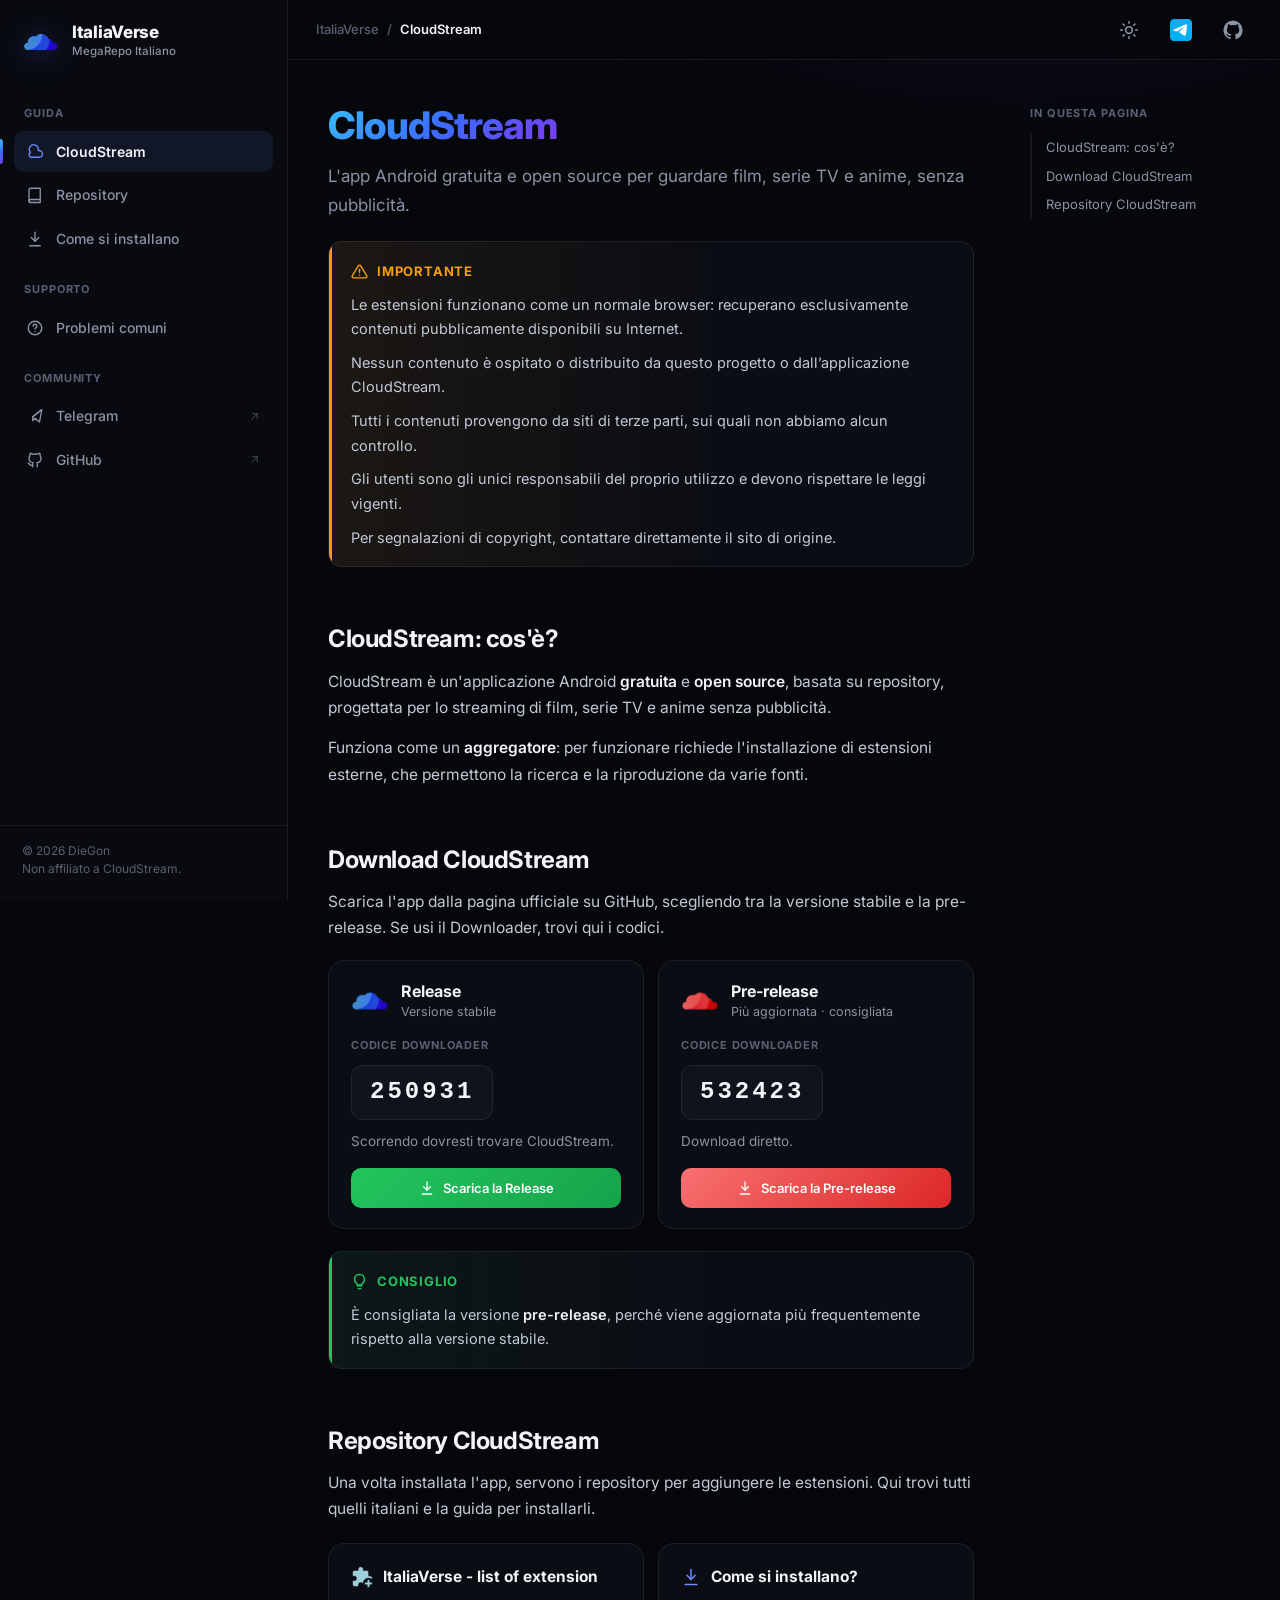
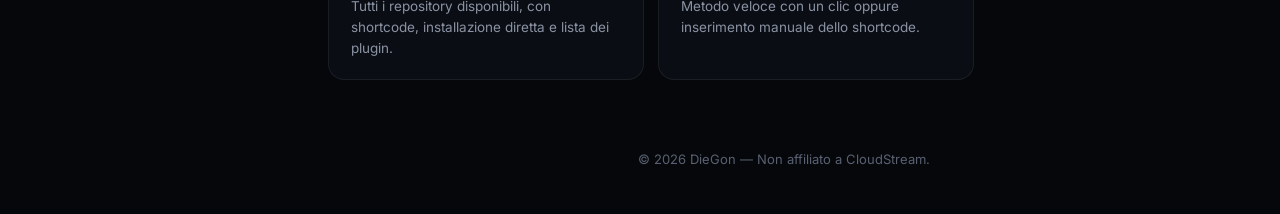
<file: site/index.html>
<!DOCTYPE html>
<html lang="it" data-theme="dark">
<head>
<meta charset="UTF-8">
<meta name="viewport" content="width=device-width, initial-scale=1.0">
<title>CloudStream — ItaliaVerse</title>
<meta name="description" content="CloudStream: cos’è, come scaricarlo e dove trovare i repository italiani.">
<link rel="icon" href="img/italiaverse.png">
<script>try{var t=localStorage.getItem("theme");document.documentElement.setAttribute("data-theme",t==="light"?"light":"dark")}catch(e){document.documentElement.setAttribute("data-theme","dark")}</script>
<link rel="preconnect" href="https://fonts.googleapis.com">
<link href="https://fonts.googleapis.com/css2?family=Inter:wght@400;500;600;700;800&display=swap" rel="stylesheet">
<link rel="stylesheet" href="assets/style.css">
</head>
<body data-no-pager>
<div class="layout">
    <div class="main">
        <header class="topbar" id="topbar"></header>
        <div class="page">
            <article class="doc">
                <h1><span class="grad">CloudStream</span></h1>
                <p class="lead">L'app Android gratuita e open source per guardare film, serie TV e anime, senza pubblicità.</p>

                <div class="callout warn">
                    <div class="ct"><svg viewBox="0 0 24 24"><path d="M10.3 3.9 1.8 18a2 2 0 0 0 1.7 3h17a2 2 0 0 0 1.7-3L13.7 3.9a2 2 0 0 0-3.4 0z"/><path d="M12 9v4"/><path d="M12 17h.01"/></svg>Importante</div>
                    <p>Le estensioni funzionano come un normale browser: recuperano esclusivamente contenuti pubblicamente disponibili su Internet.</p>
                    <p>Nessun contenuto è ospitato o distribuito da questo progetto o dall’applicazione CloudStream.</p>
                    <p>Tutti i contenuti provengono da siti di terze parti, sui quali non abbiamo alcun controllo.</p>
                    <p>Gli utenti sono gli unici responsabili del proprio utilizzo e devono rispettare le leggi vigenti.</p>
                    <p>Per segnalazioni di copyright, contattare direttamente il sito di origine.</p>
                </div>

                <h2>CloudStream: cos'è?</h2>
                <p>CloudStream è un'applicazione Android <strong>gratuita</strong> e <strong>open source</strong>, basata su repository, progettata per lo streaming di film, serie TV e anime senza pubblicità.</p>
                <p>Funziona come un <strong>aggregatore</strong>: per funzionare richiede l'installazione di estensioni esterne, che permettono la ricerca e la riproduzione da varie fonti.</p>

                <h2>Download CloudStream</h2>
                <p>Scarica l'app dalla pagina ufficiale su GitHub, scegliendo tra la versione stabile e la pre-release. Se usi il Downloader, trovi qui i codici.</p>
                <div class="dl">
                    <div class="box">
                        <div class="top"><img src="img/stable.png" alt=""><div><b>Release</b><small>Versione stabile</small></div></div>
                        <div class="label">Codice Downloader</div>
                        <span class="code code-big">250931</span>
                        <p>Scorrendo dovresti trovare CloudStream.</p>
                        <a class="btn stable" href="https://github.com/recloudstream/cloudstream/releases/latest" target="_blank" rel="noopener"><svg viewBox="0 0 24 24"><path d="M12 3v12"/><path d="m7 10 5 5 5-5"/><path d="M5 21h14"/></svg>Scarica la Release</a>
                    </div>
                    <div class="box">
                        <div class="top"><img src="img/pre.png" alt=""><div><b>Pre-release</b><small>Più aggiornata · consigliata</small></div></div>
                        <div class="label">Codice Downloader</div>
                        <span class="code code-big">532423</span>
                        <p>Download diretto.</p>
                        <a class="btn pre" href="https://github.com/recloudstream/cloudstream/releases/pre-release" target="_blank" rel="noopener"><svg viewBox="0 0 24 24"><path d="M12 3v12"/><path d="m7 10 5 5 5-5"/><path d="M5 21h14"/></svg>Scarica la Pre-release</a>
                    </div>
                </div>

                <div class="callout tip">
                    <div class="ct"><svg viewBox="0 0 24 24"><path d="M9 18h6"/><path d="M10 22h4"/><path d="M12 2a7 7 0 0 0-4 12.7c.6.5 1 1.3 1 2.3h6c0-1 .4-1.8 1-2.3A7 7 0 0 0 12 2z"/></svg>Consiglio</div>
                    <p>È consigliata la versione <strong>pre-release</strong>, perché viene aggiornata più frequentemente rispetto alla versione stabile.</p>
                </div>

                <h2>Repository CloudStream</h2>
                <p>Una volta installata l'app, servono i repository per aggiungere le estensioni. Qui trovi tutti quelli italiani e la guida per installarli.</p>
                <div class="cards">
                    <a class="card-link" href="repository.html"><b><img class="ico" src="img/plugin.png" alt="">ItaliaVerse - list of extension</b><span>Tutti i repository disponibili, con shortcode, installazione diretta e lista dei plugin.</span></a>
                    <a class="card-link" href="installazione.html"><b><svg viewBox="0 0 24 24"><path d="M12 3v12"/><path d="m7 10 5 5 5-5"/><path d="M5 21h14"/></svg>Come si installano?</b><span>Metodo veloce con un clic oppure inserimento manuale dello shortcode.</span></a>
                </div>
                <div class="pager" id="pager"></div>
            </article>
            <aside class="toc" id="toc"></aside>
        </div>
        <footer class="footer" id="footer"></footer>
    </div>
</div>
<script src="assets/app.js"></script>
</body>
</html>
</file>
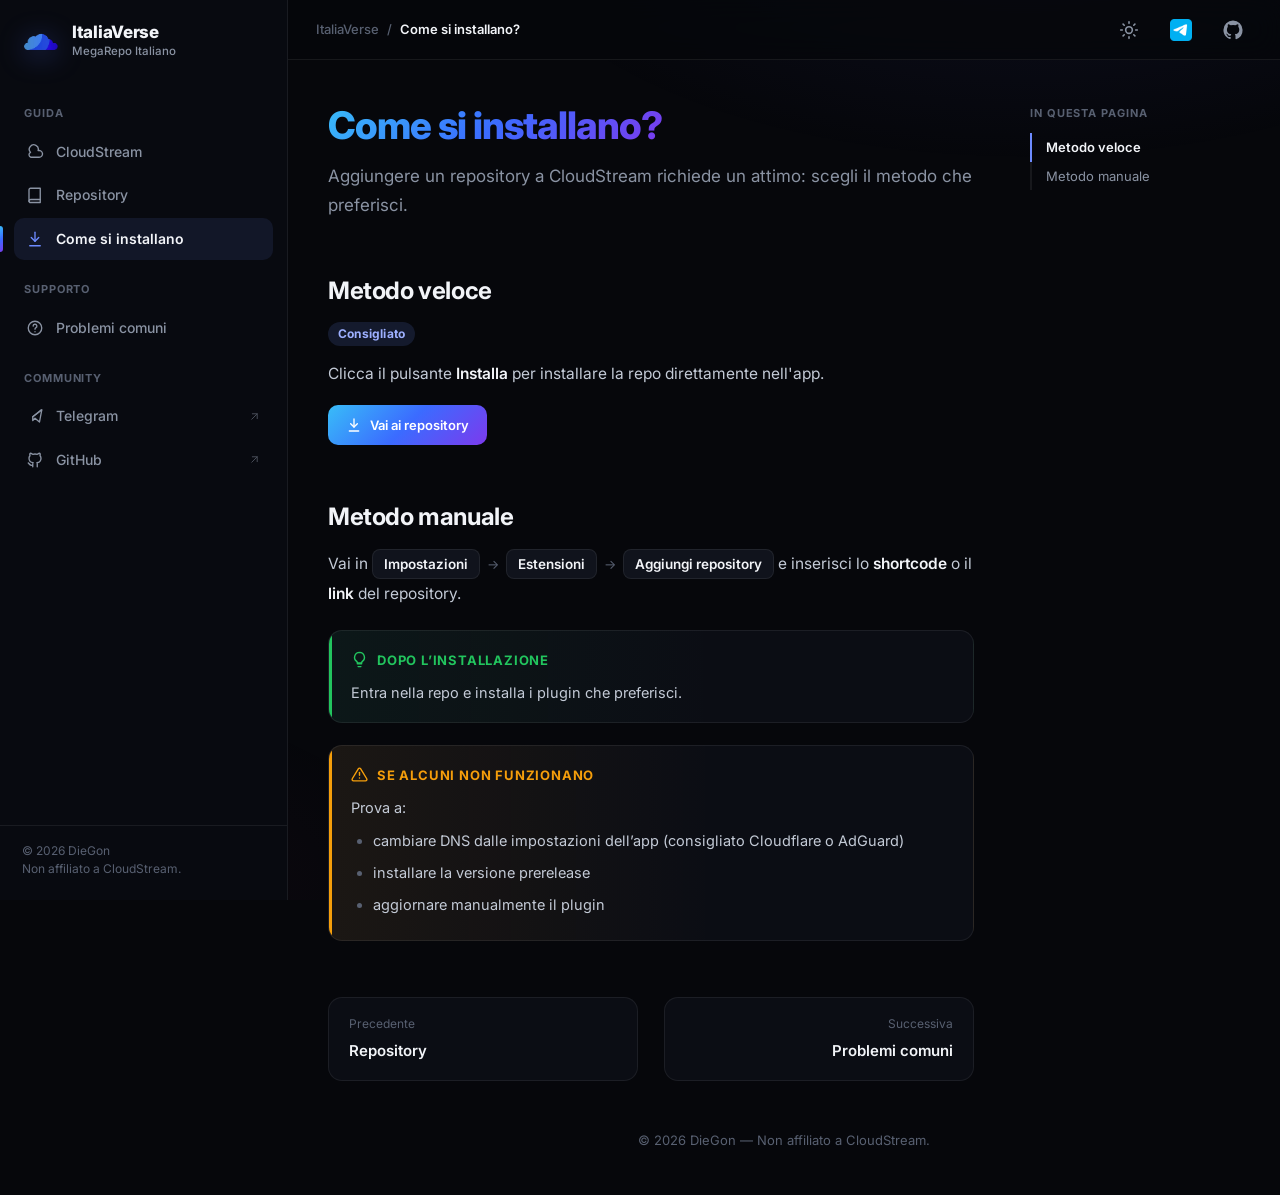
<file: site/installazione.html>
<!DOCTYPE html>
<html lang="it" data-theme="dark">
<head>
<meta charset="UTF-8">
<meta name="viewport" content="width=device-width, initial-scale=1.0">
<title>Come si installano — ItaliaVerse</title>
<meta name="description" content="Come installare un repository in CloudStream: metodo veloce e manuale.">
<link rel="icon" href="img/italiaverse.png">
<script>try{var t=localStorage.getItem("theme");document.documentElement.setAttribute("data-theme",t==="light"?"light":"dark")}catch(e){document.documentElement.setAttribute("data-theme","dark")}</script>
<link rel="preconnect" href="https://fonts.googleapis.com">
<link href="https://fonts.googleapis.com/css2?family=Inter:wght@400;500;600;700;800&display=swap" rel="stylesheet">
<link rel="stylesheet" href="assets/style.css">
</head>
<body>
<div class="layout">
    <div class="main">
        <header class="topbar" id="topbar"></header>
        <div class="page">
            <article class="doc">
                <h1><span class="grad">Come si installano?</span></h1>
                <p class="lead">Aggiungere un repository a CloudStream richiede un attimo: scegli il metodo che preferisci.</p>

                <h2>Metodo veloce</h2>
                <p><span class="badge step">Consigliato</span></p>
                <p>Clicca il pulsante <strong>Installa</strong> per installare la repo direttamente nell'app.</p>
                <div class="btn-row"><a class="btn primary" href="repository.html"><svg viewBox="0 0 24 24"><path d="M12 3v12"/><path d="m7 10 5 5 5-5"/><path d="M5 21h14"/></svg>Vai ai repository</a></div>

                <h2>Metodo manuale</h2>
                <p>Vai in <span class="path"><span>Impostazioni</span><i>→</i><span>Estensioni</span><i>→</i><span>Aggiungi repository</span></span> e inserisci lo <strong>shortcode</strong> o il <strong>link</strong> del repository.</p>

                <div class="callout tip">
                    <div class="ct"><svg viewBox="0 0 24 24"><path d="M9 18h6"/><path d="M10 22h4"/><path d="M12 2a7 7 0 0 0-4 12.7c.6.5 1 1.3 1 2.3h6c0-1 .4-1.8 1-2.3A7 7 0 0 0 12 2z"/></svg>Dopo l’installazione</div>
                    <p>Entra nella repo e installa i plugin che preferisci.</p>
                </div>

                <div class="callout warn">
                    <div class="ct"><svg viewBox="0 0 24 24"><path d="M10.3 3.9 1.8 18a2 2 0 0 0 1.7 3h17a2 2 0 0 0 1.7-3L13.7 3.9a2 2 0 0 0-3.4 0z"/><path d="M12 9v4"/><path d="M12 17h.01"/></svg>Se alcuni non funzionano</div>
                    <p>Prova a:</p>
                    <ul>
                        <li>cambiare DNS dalle impostazioni dell’app (consigliato Cloudflare o AdGuard)</li>
                        <li>installare la versione prerelease</li>
                        <li>aggiornare manualmente il plugin</li>
                    </ul>
                </div>
                <div class="pager" id="pager"></div>
            </article>
            <aside class="toc" id="toc"></aside>
        </div>
        <footer class="footer" id="footer"></footer>
    </div>
</div>
<script src="assets/app.js"></script>
</body>
</html>
</file>
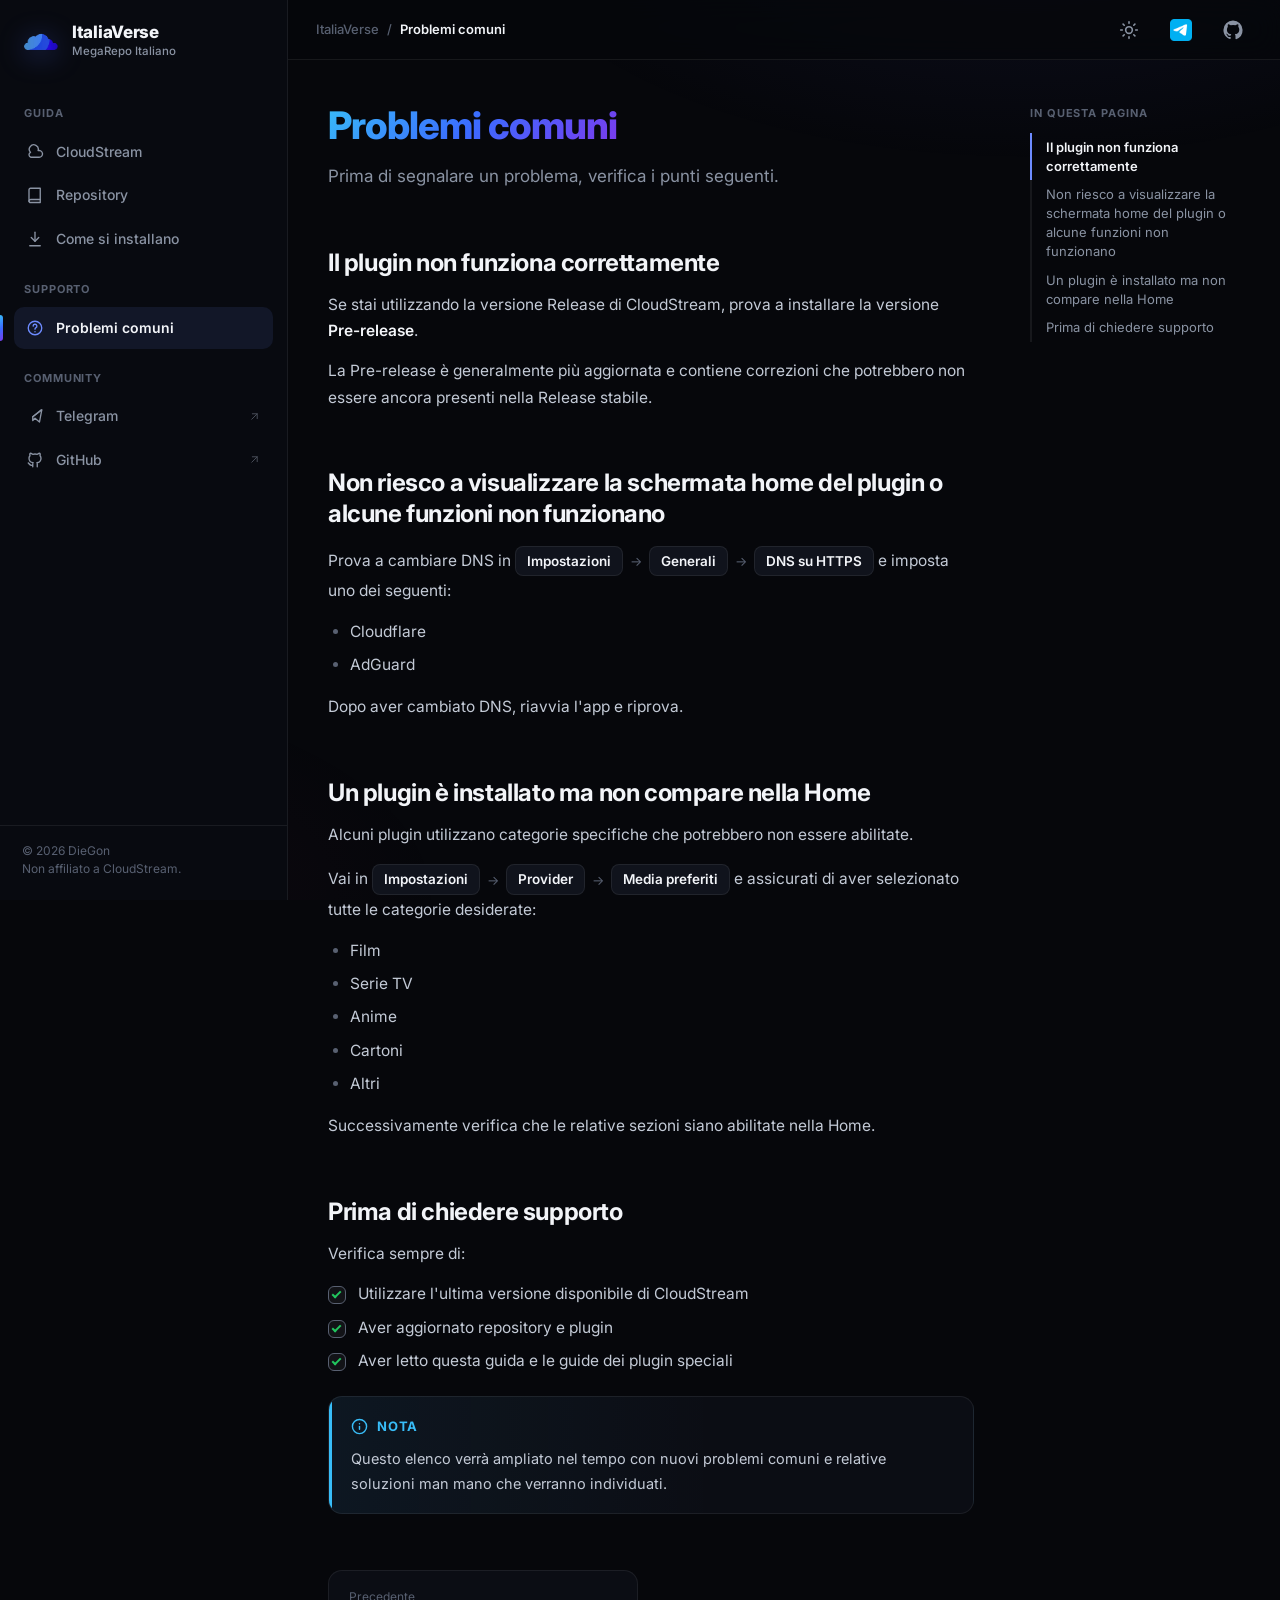
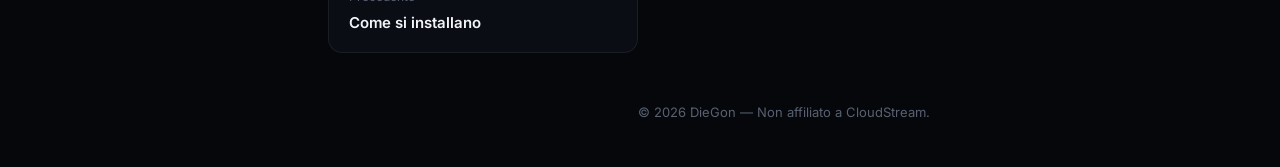
<file: site/problemi.html>
<!DOCTYPE html>
<html lang="it" data-theme="dark">
<head>
<meta charset="UTF-8">
<meta name="viewport" content="width=device-width, initial-scale=1.0">
<title>Problemi comuni — ItaliaVerse</title>
<meta name="description" content="Soluzioni ai problemi più comuni con CloudStream e i suoi plugin.">
<link rel="icon" href="img/italiaverse.png">
<script>try{var t=localStorage.getItem("theme");document.documentElement.setAttribute("data-theme",t==="light"?"light":"dark")}catch(e){document.documentElement.setAttribute("data-theme","dark")}</script>
<link rel="preconnect" href="https://fonts.googleapis.com">
<link href="https://fonts.googleapis.com/css2?family=Inter:wght@400;500;600;700;800&display=swap" rel="stylesheet">
<link rel="stylesheet" href="assets/style.css">
</head>
<body>
<div class="layout">
    <div class="main">
        <header class="topbar" id="topbar"></header>
        <div class="page">
            <article class="doc">
                <h1><span class="grad">Problemi comuni</span></h1>
                <p class="lead">Prima di segnalare un problema, verifica i punti seguenti.</p>

                <h2>Il plugin non funziona correttamente</h2>
                <p>Se stai utilizzando la versione Release di CloudStream, prova a installare la versione <strong>Pre-release</strong>.</p>
                <p>La Pre-release è generalmente più aggiornata e contiene correzioni che potrebbero non essere ancora presenti nella Release stabile.</p>

                <h2>Non riesco a visualizzare la schermata home del plugin o alcune funzioni non funzionano</h2>
                <p>Prova a cambiare DNS in <span class="path"><span>Impostazioni</span><i>→</i><span>Generali</span><i>→</i><span>DNS su HTTPS</span></span> e imposta uno dei seguenti:</p>
                <ul>
                    <li>Cloudflare</li>
                    <li>AdGuard</li>
                </ul>
                <p>Dopo aver cambiato DNS, riavvia l'app e riprova.</p>

                <h2>Un plugin è installato ma non compare nella Home</h2>
                <p>Alcuni plugin utilizzano categorie specifiche che potrebbero non essere abilitate.</p>
                <p>Vai in <span class="path"><span>Impostazioni</span><i>→</i><span>Provider</span><i>→</i><span>Media preferiti</span></span> e assicurati di aver selezionato tutte le categorie desiderate:</p>
                <ul>
                    <li>Film</li>
                    <li>Serie TV</li>
                    <li>Anime</li>
                    <li>Cartoni</li>
                    <li>Altri</li>
                </ul>
                <p>Successivamente verifica che le relative sezioni siano abilitate nella Home.</p>

                <h2>Prima di chiedere supporto</h2>
                <p>Verifica sempre di:</p>
                <ul class="checks">
                    <li>Utilizzare l'ultima versione disponibile di CloudStream</li>
                    <li>Aver aggiornato repository e plugin</li>
                    <li>Aver letto questa guida e le guide dei plugin speciali</li>
                </ul>

                <div class="callout info">
                    <div class="ct"><svg viewBox="0 0 24 24"><circle cx="12" cy="12" r="10"/><path d="M12 16v-4"/><path d="M12 8h.01"/></svg>Nota</div>
                    <p>Questo elenco verrà ampliato nel tempo con nuovi problemi comuni e relative soluzioni man mano che verranno individuati.</p>
                </div>
                <div class="pager" id="pager"></div>
            </article>
            <aside class="toc" id="toc"></aside>
        </div>
        <footer class="footer" id="footer"></footer>
    </div>
</div>
<script src="assets/app.js"></script>
</body>
</html>
</file>
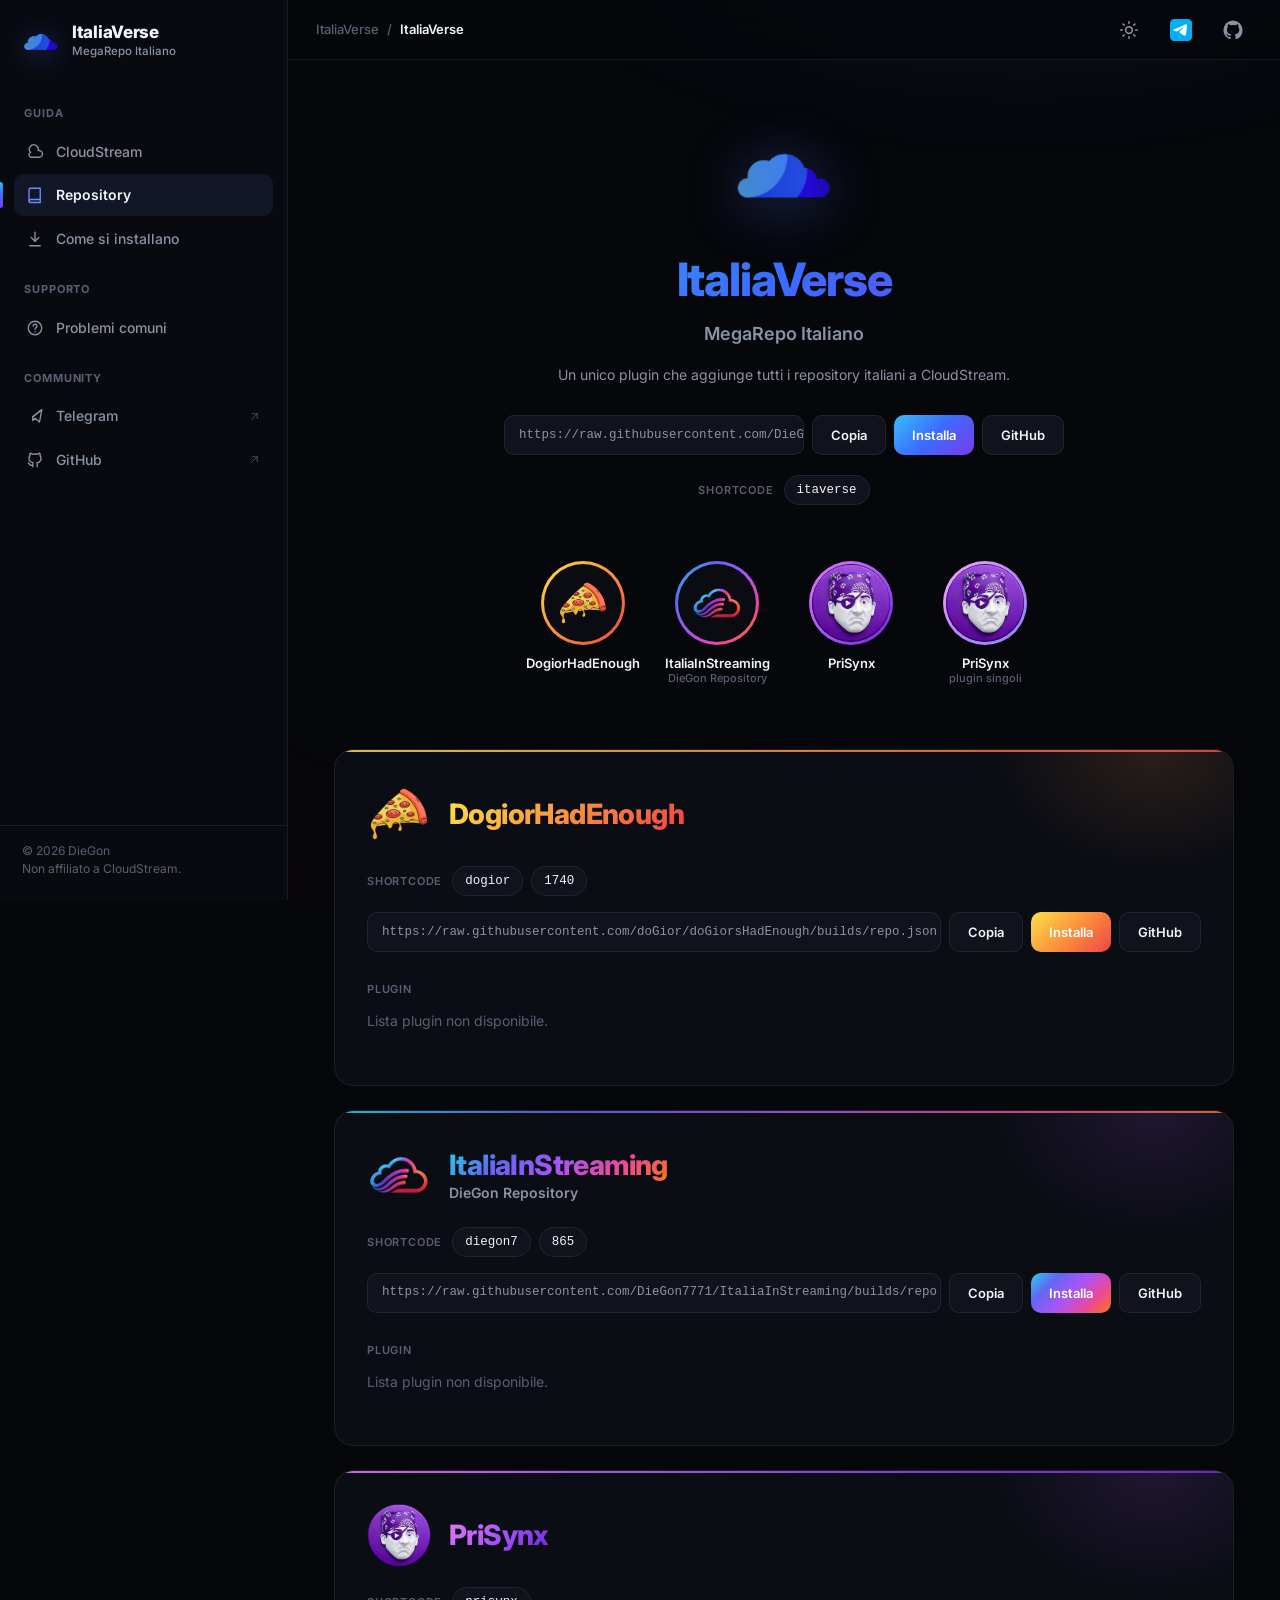
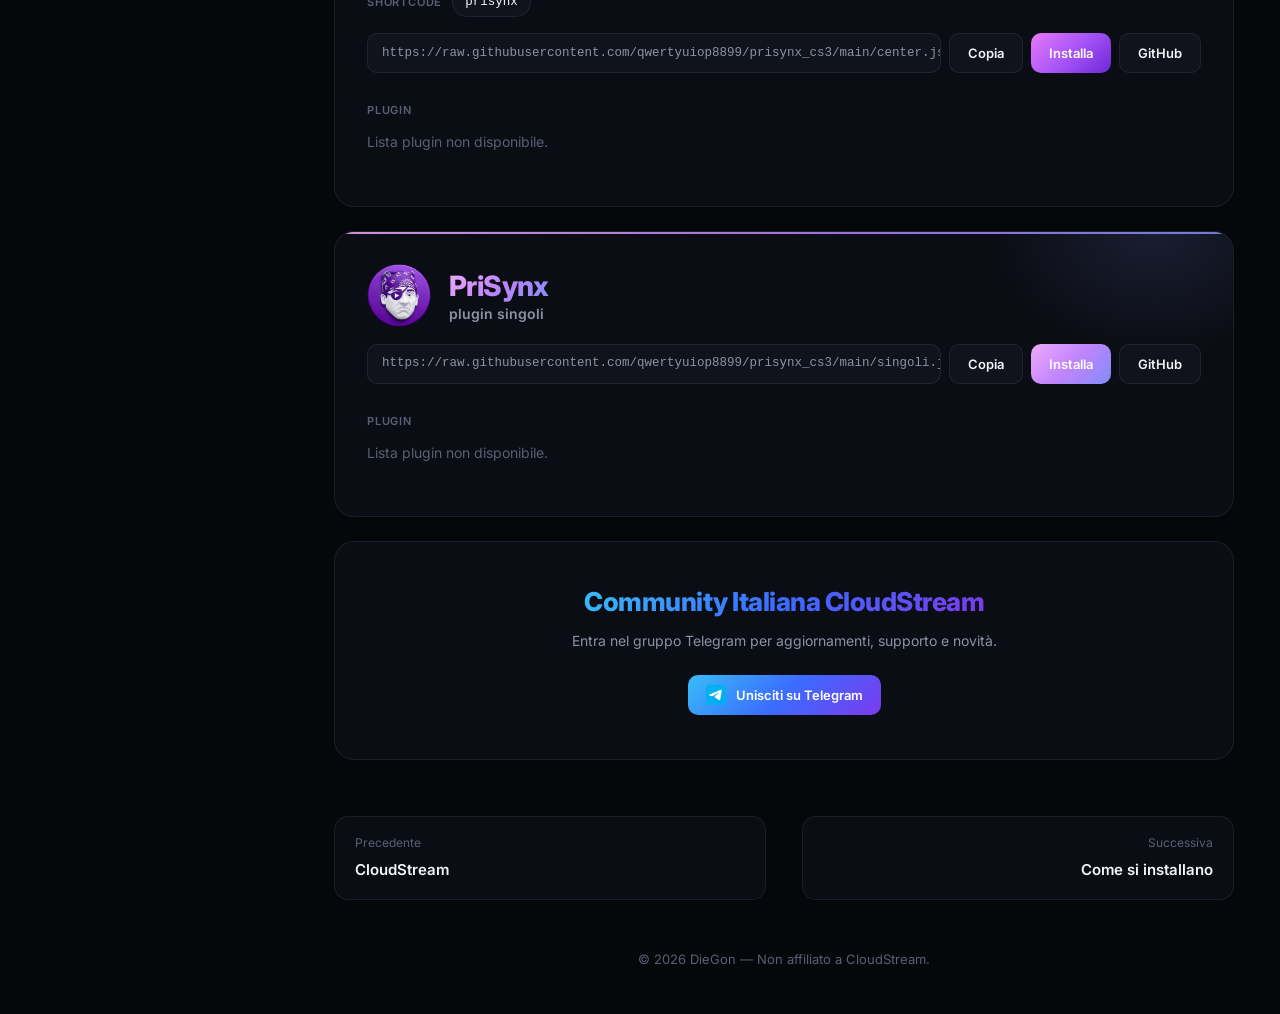
<file: site/repository.html>
<!DOCTYPE html>
<html lang="it" data-theme="dark">
<head>
<meta charset="UTF-8">
<meta name="viewport" content="width=device-width, initial-scale=1.0">
<title>Repository — ItaliaVerse</title>
<meta name="description" content="ItaliaVerse - MegaRepo Italiano: tutti i repository italiani per CloudStream.">
<link rel="icon" href="img/italiaverse.png">
<script>try{var t=localStorage.getItem("theme");document.documentElement.setAttribute("data-theme",t==="light"?"light":"dark")}catch(e){document.documentElement.setAttribute("data-theme","dark")}</script>
<link rel="preconnect" href="https://fonts.googleapis.com">
<link href="https://fonts.googleapis.com/css2?family=Inter:wght@400;500;600;700;800&display=swap" rel="stylesheet">
<link rel="stylesheet" href="assets/style.css">
<link rel="stylesheet" href="assets/repo.css">
</head>
<body data-no-toc>
<div class="layout">
    <div class="main">
        <header class="topbar" id="topbar"></header>
        <div class="page">
            <article class="doc wide">
                <main id="app"></main>

                <section class="community" id="community">
                    <h2 class="grad">Community Italiana CloudStream</h2>
                    <p>Entra nel gruppo Telegram per aggiornamenti, supporto e novità.</p>
                    <a class="btn primary" href="https://t.me/cloudstream_italia" target="_blank" rel="noopener"><img src="img/telegram.png" alt="">Unisciti su Telegram</a>
                </section>
                <div class="pager" id="pager"></div>
            </article>
            <aside class="toc" id="toc"></aside>
        </div>
        <footer class="footer" id="footer"></footer>
    </div>
</div>
<script src="assets/repo.js"></script>
<script src="assets/app.js"></script>
</body>
</html>
</file>
<file: site/assets/style.css>
*, *::before, *::after { margin: 0; padding: 0; box-sizing: border-box; }
html { scroll-behavior: smooth; scroll-padding-top: 84px; }

:root {
    --bg: #06070b;
    --side: #080a10;
    --card: #0b0d14;
    --field: #10131c;
    --line: rgba(255,255,255,0.07);
    --hover: rgba(255,255,255,.05);
    --chip: rgba(255,255,255,.07);
    --ringbg: #0a0c12;
    --topbar-bg: rgba(6,7,11,.78);
    --on: rgba(109,139,255,.10);
    --glow1: rgba(99,102,241,0.09);
    --glow2: rgba(236,72,153,0.05);
    --text: #f2f4f8;
    --body: #c3cad6;
    --muted: #8a93a3;
    --faint: #586071;
    --green: #22c55e;
    --yellow: #eab308;
    --red: #ef4444;
    --beta: #38bdf8;
    --brand: linear-gradient(135deg,#38bdf8,#3b6bff,#7c3aed);
    --accent: #6d8bff;
    --link: #6d8bff;
    --g: var(--brand);
    --c: var(--accent);
    --glow: #3b6bff;
    --sidebar: 288px;
    --topbar: 60px;
}

body {
    font-family: 'Inter', -apple-system, BlinkMacSystemFont, sans-serif;
    background: var(--bg);
    color: var(--body);
    line-height: 1.7;
    -webkit-font-smoothing: antialiased;
    min-height: 100vh;
}
body::before {
    content: ''; position: fixed; inset: 0; pointer-events: none; z-index: 0;
    background:
        radial-gradient(ellipse 60% 40% at 80% -10%, var(--glow1), transparent 70%),
        radial-gradient(ellipse 50% 35% at 0% 100%, var(--glow2), transparent 70%);
}
a { color: inherit; }

.grad {
    background: var(--g);
    -webkit-background-clip: text; background-clip: text;
    -webkit-text-fill-color: transparent; color: transparent;
}

html[data-theme="light"] {
    --bg: #f5f6fb;
    --side: #ffffff;
    --card: #ffffff;
    --field: #eef0f7;
    --line: rgba(15,23,42,0.10);
    --hover: rgba(15,23,42,.05);
    --chip: rgba(15,23,42,.07);
    --ringbg: #ffffff;
    --topbar-bg: rgba(245,246,251,.82);
    --on: rgba(79,107,255,.10);
    --text: #0f172a;
    --body: #334155;
    --muted: #5b677a;
    --faint: #8794a8;
    --accent: #4f6bff;
    --link: #3b55e6;
    --brand: linear-gradient(135deg,#0284c7,#2563eb,#6d28d9);
    --glow1: rgba(99,102,241,0.07);
    --glow2: rgba(236,72,153,0.04);
}

/* ---------- LAYOUT ---------- */
.layout { position: relative; z-index: 1; min-height: 100vh; }

.sidebar {
    position: fixed; top: 0; left: 0; bottom: 0; width: var(--sidebar);
    background: var(--side); border-right: 1px solid var(--line);
    display: flex; flex-direction: column; z-index: 40; overflow-y: auto;
    transition: transform .28s ease;
}
.brand { display: flex; align-items: center; gap: 12px; padding: 22px 22px 18px; text-decoration: none; }
.brand img { width: 38px; height: 38px; object-fit: contain; filter: drop-shadow(0 4px 14px rgba(80,110,255,.35)); }
.brand b { display: block; font-size: 17px; font-weight: 800; letter-spacing: -0.3px; line-height: 1.2; color: var(--text); }
.brand small { display: block; font-size: 11.5px; color: var(--muted); font-weight: 500; }

.nav { padding: 6px 14px 20px; flex: 1; }
.nav .group { font-size: 11px; text-transform: uppercase; letter-spacing: .9px; color: var(--faint); font-weight: 700; padding: 18px 10px 8px; }
.nav a {
    position: relative; display: flex; align-items: center; gap: 12px;
    padding: 9px 12px; margin-bottom: 2px; border-radius: 10px;
    font-size: 14px; font-weight: 500; color: var(--muted); text-decoration: none;
    transition: background .18s, color .18s;
}
.nav a svg { width: 18px; height: 18px; flex-shrink: 0; stroke: currentColor; fill: none; stroke-width: 1.8; stroke-linecap: round; stroke-linejoin: round; }
.nav a:hover { background: var(--hover); color: var(--text); }
.nav a.active { background: var(--on); color: var(--text); font-weight: 600; }
.nav a.active::before { content: ''; position: absolute; left: -14px; top: 8px; bottom: 8px; width: 3px; border-radius: 0 3px 3px 0; background: var(--brand); }
.nav a.active svg { stroke: var(--accent); }
.nav a .ext { margin-left: auto; width: 13px; height: 13px; opacity: .5; }

.sidebar-foot { padding: 16px 22px 22px; border-top: 1px solid var(--line); font-size: 12px; color: var(--faint); line-height: 1.5; }

.scrim { position: fixed; inset: 0; background: rgba(0,0,0,.6); opacity: 0; pointer-events: none; transition: opacity .25s; z-index: 30; }

.main { margin-left: var(--sidebar); min-height: 100vh; display: flex; flex-direction: column; }

.topbar {
    position: sticky; top: 0; z-index: 20; height: var(--topbar);
    display: flex; align-items: center; gap: 14px; padding: 0 28px;
    background: var(--topbar-bg); backdrop-filter: blur(14px); -webkit-backdrop-filter: blur(14px);
    border-bottom: 1px solid var(--line);
}
.topbar .menu { display: none; width: 38px; height: 38px; border-radius: 10px; border: 1px solid var(--line); background: var(--field); color: var(--text); cursor: pointer; align-items: center; justify-content: center; }
.topbar .menu svg { width: 20px; height: 20px; stroke: currentColor; fill: none; stroke-width: 2; stroke-linecap: round; }
.topbar .crumb { font-size: 13px; color: var(--faint); font-weight: 500; display: flex; align-items: center; gap: 8px; min-width: 0; }
.topbar .crumb b { color: var(--text); font-weight: 600; white-space: nowrap; overflow: hidden; text-overflow: ellipsis; }
.topbar .spacer { flex: 1; }
.topbar .icon-link { width: 38px; height: 38px; border-radius: 10px; display: flex; align-items: center; justify-content: center; color: var(--muted); transition: background .2s, color .2s; text-decoration: none; }
.topbar .icon-link:hover { background: var(--hover); color: var(--text); }
.topbar .icon-link svg { width: 20px; height: 20px; fill: currentColor; }
.topbar .icon-link.theme svg { fill: none; stroke: currentColor; stroke-width: 1.9; stroke-linecap: round; stroke-linejoin: round; }
.topbar .icon-link.theme { border: none; background: none; cursor: pointer; }
.topbar .icon-link .moon { display: none; }
html[data-theme="light"] .topbar .icon-link .sun { display: none; }
html[data-theme="light"] .topbar .icon-link .moon { display: block; }
.topbar .icon-link img { width: 22px; height: 22px; object-fit: contain; }

.page { flex: 1; display: flex; justify-content: center; gap: 56px; padding: 44px 40px 20px; }
.doc { width: 100%; max-width: 780px; min-width: 0; }
.doc.wide { max-width: 900px; }
.toc { width: 210px; flex-shrink: 0; position: sticky; top: calc(var(--topbar) + 32px); align-self: flex-start; max-height: calc(100vh - 120px); overflow-y: auto; }
.toc:empty { display: none; }
.toc p { font-size: 11px; text-transform: uppercase; letter-spacing: .9px; color: var(--faint); font-weight: 700; margin-bottom: 10px; }
.toc a { display: block; padding: 5px 0 5px 14px; border-left: 2px solid var(--line); font-size: 13px; color: var(--muted); text-decoration: none; line-height: 1.45; transition: color .2s, border-color .2s; }
.toc a:hover { color: var(--text); }
.toc a.on { color: var(--text); border-left-color: var(--accent); font-weight: 600; }

.footer { padding: 28px 40px 44px; font-size: 13px; color: var(--faint); text-align: center; }

/* ---------- DOC TYPOGRAPHY ---------- */
.doc h1 { font-size: 38px; font-weight: 800; letter-spacing: -1px; line-height: 1.15; color: var(--text); margin-bottom: 14px; }
.doc .lead { font-size: 17px; color: var(--muted); margin-bottom: 8px; }
.doc h2 { font-size: 24px; font-weight: 700; letter-spacing: -0.4px; color: var(--text); margin: 52px 0 14px; line-height: 1.3; padding-top: 4px; }
.doc h3 { font-size: 18px; font-weight: 700; color: var(--text); margin: 30px 0 10px; }
.doc p { margin: 0 0 14px; font-size: 15.5px; }
.doc p strong, .doc li strong { color: var(--text); font-weight: 600; }
.doc ul, .doc ol { margin: 0 0 16px 22px; font-size: 15.5px; }
.doc li { margin-bottom: 7px; }
.doc li::marker { color: var(--faint); }
.doc hr { border: none; border-top: 1px solid var(--line); margin: 40px 0; }
.doc a.link { color: var(--link); text-decoration: none; border-bottom: 1px solid rgba(109,139,255,.35); }
.doc a.link:hover { border-bottom-color: var(--accent); }

/* ---------- CALLOUTS ---------- */
.callout { position: relative; margin: 22px 0; padding: 18px 20px 16px 22px; border-radius: 14px; border: 1px solid var(--line); background: var(--card); overflow: hidden; }
.callout::before { content: ''; position: absolute; left: 0; top: 0; bottom: 0; width: 3px; background: var(--k); }
.callout .ct { display: flex; align-items: center; gap: 9px; font-size: 13px; font-weight: 700; text-transform: uppercase; letter-spacing: .8px; color: var(--k); margin-bottom: 10px; }
.callout .ct svg { width: 17px; height: 17px; stroke: currentColor; fill: none; stroke-width: 2; stroke-linecap: round; stroke-linejoin: round; }
.callout p, .callout li { font-size: 14.5px; }
.callout p:last-child, .callout ul:last-child { margin-bottom: 0; }
.callout.warn { --k: #f59e0b; background: linear-gradient(90deg, rgba(245,158,11,.07), transparent 60%), var(--card); }
.callout.tip  { --k: #22c55e; background: linear-gradient(90deg, rgba(34,197,94,.06), transparent 60%), var(--card); }
.callout.info { --k: #38bdf8; background: linear-gradient(90deg, rgba(56,189,248,.06), transparent 60%), var(--card); }
.callout.err  { --k: #ef4444; background: linear-gradient(90deg, rgba(239,68,68,.06), transparent 60%), var(--card); }

/* ---------- BADGES / PATH / CODE ---------- */
.badge { display: inline-flex; align-items: center; height: 24px; padding: 0 10px; border-radius: 999px; font-size: 12px; font-weight: 700; letter-spacing: .2px; background: var(--chip); color: var(--text); vertical-align: middle; }
.badge.step { background: rgba(109,139,255,.14); color: #9db0ff; }
.badge.stable { background: rgba(34,197,94,.14); color: #4ade80; }
.badge.pre { background: rgba(239,68,68,.14); color: #f87171; }
.path { display: inline-flex; flex-wrap: wrap; align-items: center; gap: 4px 0; vertical-align: middle; margin: 2px 0; }
.path span { display: inline-flex; align-items: center; padding: 3px 11px; border-radius: 8px; background: var(--field); border: 1px solid var(--line); font-size: 13.5px; font-weight: 600; color: var(--text); }
.path i { font-style: normal; padding: 0 7px; color: var(--faint); font-size: 13px; }
code, .code { font-family: ui-monospace, SFMono-Regular, Menlo, monospace; font-size: .88em; padding: 2px 8px; border-radius: 7px; background: var(--field); border: 1px solid var(--line); color: var(--text); }
.code-big { display: inline-block; font-size: 1.5rem; letter-spacing: 3px; padding: 6px 18px; border-radius: 12px; font-weight: 700; }

/* ---------- BUTTONS ---------- */
.btn {
    height: 40px; padding: 0 18px; border-radius: 10px; border: 1px solid var(--line); background: var(--field);
    color: var(--text); font-family: inherit; font-size: 13px; font-weight: 600; cursor: pointer;
    display: inline-flex; align-items: center; gap: 8px; text-decoration: none; transition: border-color .2s, color .2s, transform .2s, filter .2s;
}
.btn:hover { border-color: var(--c); color: var(--c); }
.btn.primary { background: var(--g); border: none; color: #fff; }
.btn.primary:hover { filter: brightness(1.12); transform: translateY(-1px); color: #fff; }
.btn.done { border-color: var(--green); color: var(--green); }
.btn svg { width: 16px; height: 16px; stroke: currentColor; fill: none; stroke-width: 2; stroke-linecap: round; stroke-linejoin: round; }
.btn-row { display: flex; flex-wrap: wrap; gap: 10px; margin: 18px 0; }
.btn.stable { background: linear-gradient(135deg,#22c55e,#16a34a); border: none; color: #fff; }
.btn.pre { background: linear-gradient(135deg,#f87171,#dc2626); border: none; color: #fff; }
.btn.stable:hover, .btn.pre:hover { filter: brightness(1.1); transform: translateY(-1px); color: #fff; }

/* ---------- CARDS ---------- */
.cards { display: grid; grid-template-columns: repeat(2, 1fr); gap: 14px; margin: 20px 0; }
.card-link {
    display: block; padding: 20px 22px; border-radius: 16px; border: 1px solid var(--line); background: var(--card);
    text-decoration: none; transition: border-color .2s, transform .2s, background .2s;
}
.card-link:hover { border-color: rgba(109,139,255,.45); transform: translateY(-2px); }
.card-link b { display: flex; align-items: center; gap: 10px; color: var(--text); font-size: 15.5px; font-weight: 700; margin-bottom: 6px; }
.card-link b svg { width: 20px; height: 20px; stroke: var(--accent); fill: none; stroke-width: 1.8; stroke-linecap: round; stroke-linejoin: round; }
.card-link span { display: block; font-size: 13.5px; color: var(--muted); line-height: 1.55; }

.dl { display: grid; grid-template-columns: repeat(2, 1fr); gap: 14px; margin: 18px 0; }
.dl .box { padding: 20px 22px; border-radius: 16px; border: 1px solid var(--line); background: var(--card); }
.dl .box .badge { margin-bottom: 12px; }
.dl .box .code-big { margin: 4px 0 10px; }
.dl .box p { font-size: 13.5px; color: var(--muted); margin: 0; }

.checks { list-style: none; margin-left: 0 !important; }
.checks li { position: relative; padding-left: 30px; }
.checks li::before { content: ''; position: absolute; left: 0; top: 5px; width: 18px; height: 18px; border-radius: 6px; border: 1.5px solid var(--faint);
    background: var(--hover); }
.checks li::after { content: ''; position: absolute; left: 6px; top: 8px; width: 5px; height: 9px; border: solid var(--green); border-width: 0 2px 2px 0; transform: rotate(45deg); }

.pager { display: flex; justify-content: space-between; gap: 14px; margin-top: 56px; }
.pager a { flex: 1; max-width: 48%; padding: 16px 20px; border-radius: 14px; border: 1px solid var(--line); background: var(--card); text-decoration: none; transition: border-color .2s; }
.pager a:hover { border-color: rgba(109,139,255,.45); }
.pager a small { display: block; font-size: 12px; color: var(--faint); margin-bottom: 2px; }
.pager a b { color: var(--text); font-size: 15px; font-weight: 600; }
.pager a.next { text-align: right; margin-left: auto; }

/* ---------- RESPONSIVE ---------- */
@media (max-width: 1180px) {
    .toc { display: none; }
}
@media (max-width: 900px) {
    .sidebar { transform: translateX(-100%); width: 290px; box-shadow: 8px 0 40px rgba(0,0,0,.5); }
    body.menu-open .sidebar { transform: none; }
    body.menu-open .scrim { opacity: 1; pointer-events: auto; }
    .main { margin-left: 0; }
    .topbar { padding: 0 16px; }
    .topbar .menu { display: flex; }
    .page { padding: 30px 20px 10px; }
    .footer { padding: 24px 20px 40px; }
    .doc h1 { font-size: 30px; }
    .doc h2 { font-size: 21px; margin-top: 42px; }
}
@media (max-width: 640px) {
    .cards, .dl { grid-template-columns: 1fr; }
    .pager { flex-direction: column; }
    .pager a { max-width: none; }
}

.ico { width: 22px; height: 22px; object-fit: contain; flex-shrink: 0; }
.dl .box .top { display: flex; align-items: center; gap: 12px; margin-bottom: 14px; }
.dl .box .top img { width: 38px; height: 38px; object-fit: contain; }
.dl .box .top b { display: block; color: var(--text); font-size: 16px; font-weight: 700; line-height: 1.25; }
.dl .box .top small { display: block; color: var(--muted); font-size: 12.5px; }
.dl .box .label { font-size: 11px; text-transform: uppercase; letter-spacing: .8px; color: var(--faint); font-weight: 700; margin: 4px 0 6px; }
.dl .box .btn { margin-top: 16px; width: 100%; justify-content: center; }
.callout p { margin-bottom: 9px; }
</file>
<file: site/assets/repo.css>
/* ---------- HERO ---------- */
.hero { text-align: center; padding: 20px 0 44px; }
.hero, .avatar, section.repo { --g: var(--gd, var(--brand)); }
html[data-theme="light"] .hero, html[data-theme="light"] .avatar, html[data-theme="light"] section.repo { --g: var(--gl, var(--gd, var(--brand))); }
.hero .logo { width: 104px; height: 104px; object-fit: contain; margin-bottom: 18px; filter: drop-shadow(0 6px 28px rgba(80,110,255,0.35)); }
.hero h1 { font-size: 46px; font-weight: 800; letter-spacing: -1.2px; line-height: 1.1; }
.hero .sub { margin-top: 10px; font-size: 18px; font-weight: 600; color: var(--muted); }
.hero .desc { margin: 14px auto 0; max-width: 520px; font-size: 14px; color: var(--muted); }

.install { margin: 28px auto 0; max-width: 560px; }

/* ---------- AVATARS ---------- */
.avatars { display: flex; justify-content: center; flex-wrap: wrap; gap: 28px 30px; padding: 12px 0 64px; }
.avatar { display: flex; flex-direction: column; align-items: center; gap: 10px; width: 104px; text-decoration: none; color: var(--text); }
.ring { width: 84px; height: 84px; border-radius: 50%; padding: 3px; background: var(--g); transition: transform .25s, box-shadow .25s; }
.ring span { display: flex; align-items: center; justify-content: center; width: 100%; height: 100%; border-radius: 50%; background: var(--ringbg); overflow: hidden; }
.ring img { width: 100%; height: 100%; object-fit: contain; }
.ring img.pad { width: 66%; height: 66%; }
.ring img.cover { object-fit: cover; }
.avatar:hover .ring { transform: translateY(-4px) scale(1.04); box-shadow: 0 10px 30px -6px var(--glow); }
.avatar b { font-size: 13px; font-weight: 600; text-align: center; line-height: 1.3; }
.avatar small { display: block; font-size: 11px; font-weight: 500; color: var(--faint); margin-top: -1px; }

/* ---------- REPO CARD ---------- */
section.repo {
    position: relative; overflow: hidden;
    margin-bottom: 24px; padding: 32px 32px 28px;
    background: var(--card); border: 1px solid var(--line); border-radius: 20px;
    scroll-margin-top: 24px;
}
section.repo::before {
    content: ''; position: absolute; top: 0; left: 0; right: 0; height: 2px; background: var(--g); opacity: .85;
}
section.repo::after {
    content: ''; position: absolute; top: -120px; right: -80px; width: 320px; height: 240px; pointer-events: none;
    background: radial-gradient(ellipse, var(--glow), transparent 70%); opacity: .13;
}
.head { display: flex; align-items: center; gap: 18px; position: relative; z-index: 1; }
.head .logo { width: 64px; height: 64px; object-fit: contain; flex-shrink: 0; }
.head .logo.round { border-radius: 50%; }
.doc .head h2 { margin: 0; padding: 0; font-size: 28px; font-weight: 800; letter-spacing: -0.6px; line-height: 1.15; }
.doc .head h2 .s { display: block; font-size: 14px; font-weight: 600; letter-spacing: 0; color: var(--muted); margin-top: 4px; -webkit-text-fill-color: var(--muted); }
.doc .desc2 { color: var(--muted); font-size: 14px; margin-top: 14px; position: relative; z-index: 1; }

.chips { display: flex; flex-wrap: wrap; gap: 8px; margin-top: 20px; align-items: center; position: relative; z-index: 1; }
.chips .lbl { font-size: 11px; text-transform: uppercase; letter-spacing: .8px; color: var(--faint); font-weight: 600; margin-right: 2px; }
.chip {
    height: 30px; padding: 0 12px; border-radius: 999px; border: 1px solid var(--line); background: var(--field);
    color: var(--text); font-family: ui-monospace, SFMono-Regular, Menlo, monospace; font-size: 12.5px; cursor: pointer;
    display: inline-flex; align-items: center; transition: border-color .2s, color .2s;
}
.chip:hover { border-color: var(--c); color: var(--c); }
.chip.done { border-color: var(--green); color: var(--green); }

.url-box { display: flex; gap: 8px; margin-top: 16px; flex-wrap: wrap; position: relative; z-index: 1; }
.install .url-box { margin-top: 0; }
.field {
    flex: 1; min-width: 220px; height: 40px; border: 1px solid var(--line); border-radius: 10px; background: var(--field);
    padding: 0 14px; display: flex; align-items: center; font-family: ui-monospace, SFMono-Regular, Menlo, monospace; font-size: 12.5px; color: var(--muted);
    overflow: hidden; text-overflow: ellipsis; white-space: nowrap;
}

.plugins-title { margin-top: 28px; font-size: 11px; text-transform: uppercase; letter-spacing: .8px; color: var(--faint); font-weight: 600; display: flex; gap: 8px; align-items: center; position: relative; z-index: 1; }
.plugins-title .count { color: var(--muted); letter-spacing: 0; font-weight: 600; background: var(--chip); padding: 1px 8px; border-radius: 999px; }
.plugins { display: grid; grid-template-columns: repeat(2, 1fr); gap: 0 32px; margin-top: 6px; position: relative; z-index: 1; }
.plugin { display: flex; align-items: center; gap: 10px; padding: 10px 0; border-bottom: 1px solid var(--line); font-size: 14px; font-weight: 500; }
.dot { width: 8px; height: 8px; border-radius: 50%; flex-shrink: 0; background: var(--faint); }
.dot.s0 { background: var(--red); box-shadow: 0 0 8px rgba(239,68,68,.5); }
.dot.s1 { background: var(--green); box-shadow: 0 0 8px rgba(34,197,94,.5); }
.dot.s2 { background: var(--yellow); box-shadow: 0 0 8px rgba(234,179,8,.5); }
.dot.s3 { background: var(--beta); box-shadow: 0 0 8px rgba(56,189,248,.5); }
.plugin small { margin-left: auto; color: var(--faint); font-size: 12px; font-weight: 500; }
.doc .note { color: var(--faint); font-size: 14px; padding: 10px 0; position: relative; z-index: 1; }

/* ---------- COMMUNITY ---------- */
.community { --g: var(--brand); --c: #38bdf8; text-align: center; padding: 44px 24px; margin: 8px 0 8px; border: 1px solid var(--line); border-radius: 20px; background: var(--card); }
.doc .community h2 { margin: 0; padding: 0; display: inline-block; font-size: 26px; font-weight: 800; letter-spacing: -0.5px; line-height: 1.2; }
.doc .community p { color: var(--muted); font-size: 14px; margin: 10px 0 22px; }
.community .btn { gap: 10px; }
.community .btn img { width: 20px; height: 20px; object-fit: contain; }

@media (max-width: 640px) {
    .hero { padding: 8px 0 32px; }
    .hero h1 { font-size: 34px; }
    .hero .logo { width: 84px; height: 84px; }
    .avatars { gap: 22px 8px; padding-bottom: 44px; }
    .avatar { width: 108px; }
    .avatar b { font-size: 12px; }
    .ring { width: 76px; height: 76px; }
    section.repo { padding: 26px 20px 22px; border-radius: 16px; }
    .head .logo { width: 52px; height: 52px; }
    .doc .head h2 { font-size: 22px; }
    .plugins { grid-template-columns: 1fr; }
}
</file>
